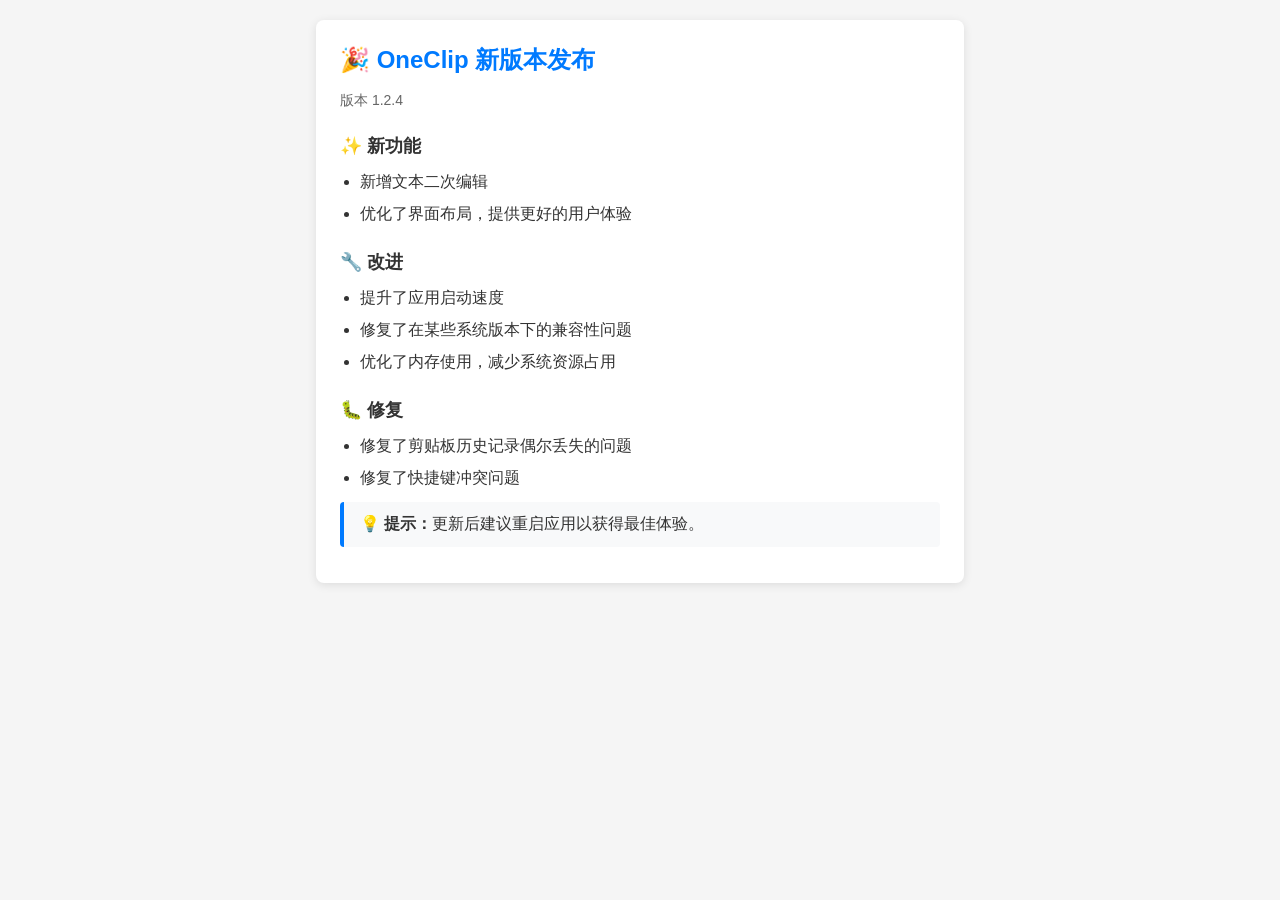
<file: docs/OneClip/updates/notes/OneClip-1.2.4-zh.html>
<!DOCTYPE html>
<html lang="zh-CN">
<head>
    <meta charset="UTF-8">
    <meta name="viewport" content="width=device-width, initial-scale=1.0">
    <title>OneClip 更新说明</title>
    <style>
        body {
            font-family: -apple-system, BlinkMacSystemFont, "Segoe UI", Roboto, sans-serif;
            margin: 0;
            padding: 20px;
            background-color: #f5f5f5;
            color: #333;
        }
        .container {
            max-width: 600px;
            margin: 0 auto;
            background: white;
            border-radius: 8px;
            padding: 24px;
            box-shadow: 0 2px 10px rgba(0,0,0,0.1);
        }
        h1 {
            color: #007AFF;
            margin-top: 0;
            font-size: 24px;
            font-weight: 600;
        }
        h2 {
            color: #333;
            font-size: 18px;
            font-weight: 600;
            margin-top: 24px;
            margin-bottom: 12px;
        }
        ul {
            margin: 0;
            padding-left: 20px;
        }
        li {
            margin-bottom: 8px;
            line-height: 1.5;
        }
        .version {
            color: #666;
            font-size: 14px;
            margin-bottom: 16px;
        }
        .feature {
            background-color: #f8f9fa;
            border-left: 4px solid #007AFF;
            padding: 12px 16px;
            margin: 12px 0;
            border-radius: 4px;
        }
    </style>
</head>
<body>
    <div class="container">
        <h1>🎉 OneClip 新版本发布</h1>
        <div class="version">版本 1.2.4</div>
        
        <h2>✨ 新功能</h2>
        <ul>
            <li>新增文本二次编辑</li>
            <li>优化了界面布局，提供更好的用户体验</li>
        </ul>
        
        <h2>🔧 改进</h2>
        <ul>
            <li>提升了应用启动速度</li>
            <li>修复了在某些系统版本下的兼容性问题</li>
            <li>优化了内存使用，减少系统资源占用</li>
        </ul>
        
        <h2>🐛 修复</h2>
        <ul>
            <li>修复了剪贴板历史记录偶尔丢失的问题</li>
            <li>修复了快捷键冲突问题</li>
        </ul>
        
        <div class="feature">
            <strong>💡 提示：</strong>更新后建议重启应用以获得最佳体验。
        </div>
    </div>
</body>
</html>
</file>
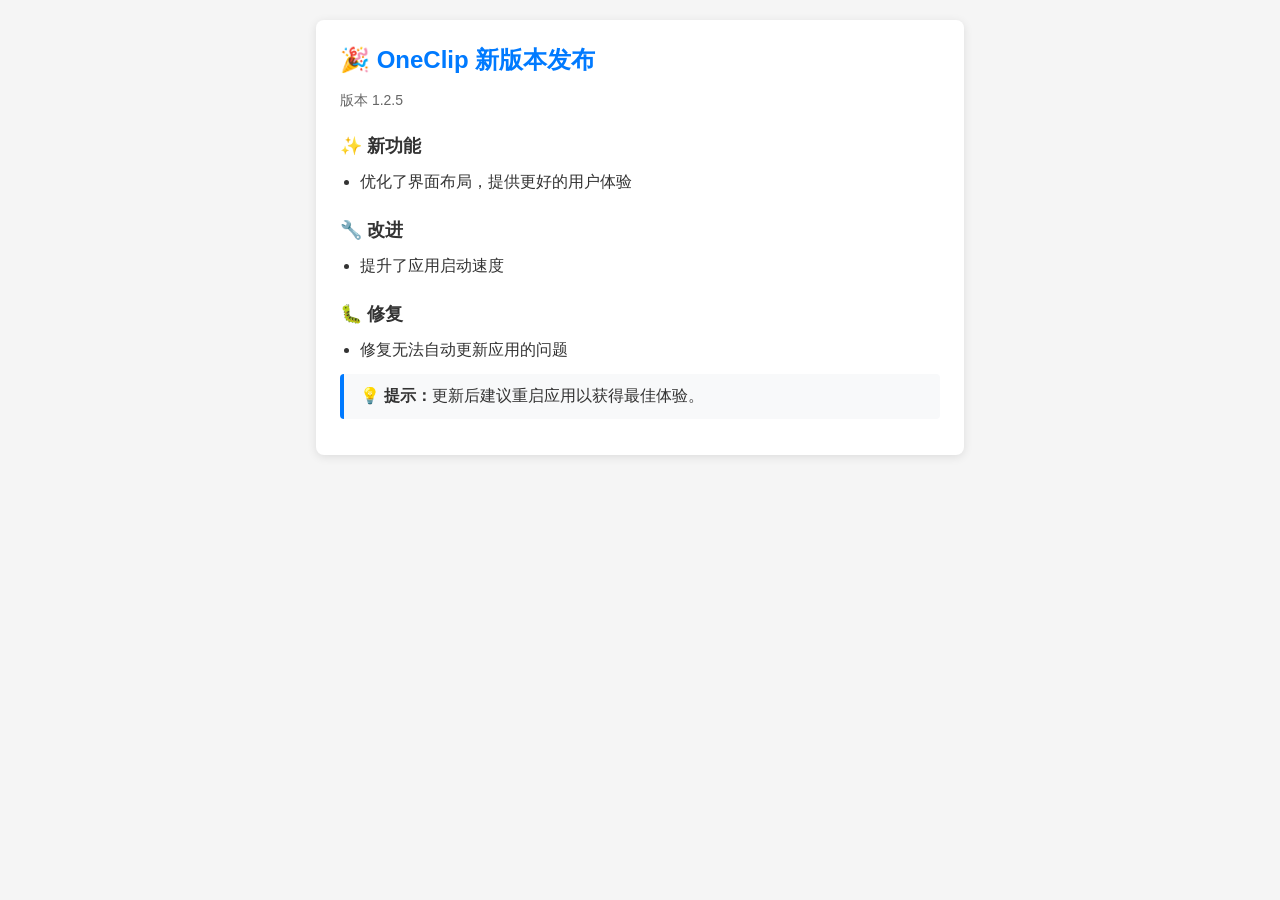
<file: docs/OneClip/updates/notes/OneClip-1.2.5-zh.html>
<!DOCTYPE html>
<html lang="zh-CN">
<head>
    <meta charset="UTF-8">
    <meta name="viewport" content="width=device-width, initial-scale=1.0">
    <title>OneClip 更新说明</title>
    <style>
        body {
            font-family: -apple-system, BlinkMacSystemFont, "Segoe UI", Roboto, sans-serif;
            margin: 0;
            padding: 20px;
            background-color: #f5f5f5;
            color: #333;
        }
        .container {
            max-width: 600px;
            margin: 0 auto;
            background: white;
            border-radius: 8px;
            padding: 24px;
            box-shadow: 0 2px 10px rgba(0,0,0,0.1);
        }
        h1 {
            color: #007AFF;
            margin-top: 0;
            font-size: 24px;
            font-weight: 600;
        }
        h2 {
            color: #333;
            font-size: 18px;
            font-weight: 600;
            margin-top: 24px;
            margin-bottom: 12px;
        }
        ul {
            margin: 0;
            padding-left: 20px;
        }
        li {
            margin-bottom: 8px;
            line-height: 1.5;
        }
        .version {
            color: #666;
            font-size: 14px;
            margin-bottom: 16px;
        }
        .feature {
            background-color: #f8f9fa;
            border-left: 4px solid #007AFF;
            padding: 12px 16px;
            margin: 12px 0;
            border-radius: 4px;
        }
    </style>
</head>
<body>
    <div class="container">
        <h1>🎉 OneClip 新版本发布</h1>
        <div class="version">版本 1.2.5</div>
        
        <h2>✨ 新功能</h2>
        <ul>
            <li>优化了界面布局，提供更好的用户体验</li>
        </ul>
        
        <h2>🔧 改进</h2>
        <ul>
            <li>提升了应用启动速度</li>
        </ul>
        
        <h2>🐛 修复</h2>
        <ul>
            <li>修复无法自动更新应用的问题</li>
        </ul>
        
        <div class="feature">
            <strong>💡 提示：</strong>更新后建议重启应用以获得最佳体验。
        </div>
    </div>
</body>
</html>
</file>
